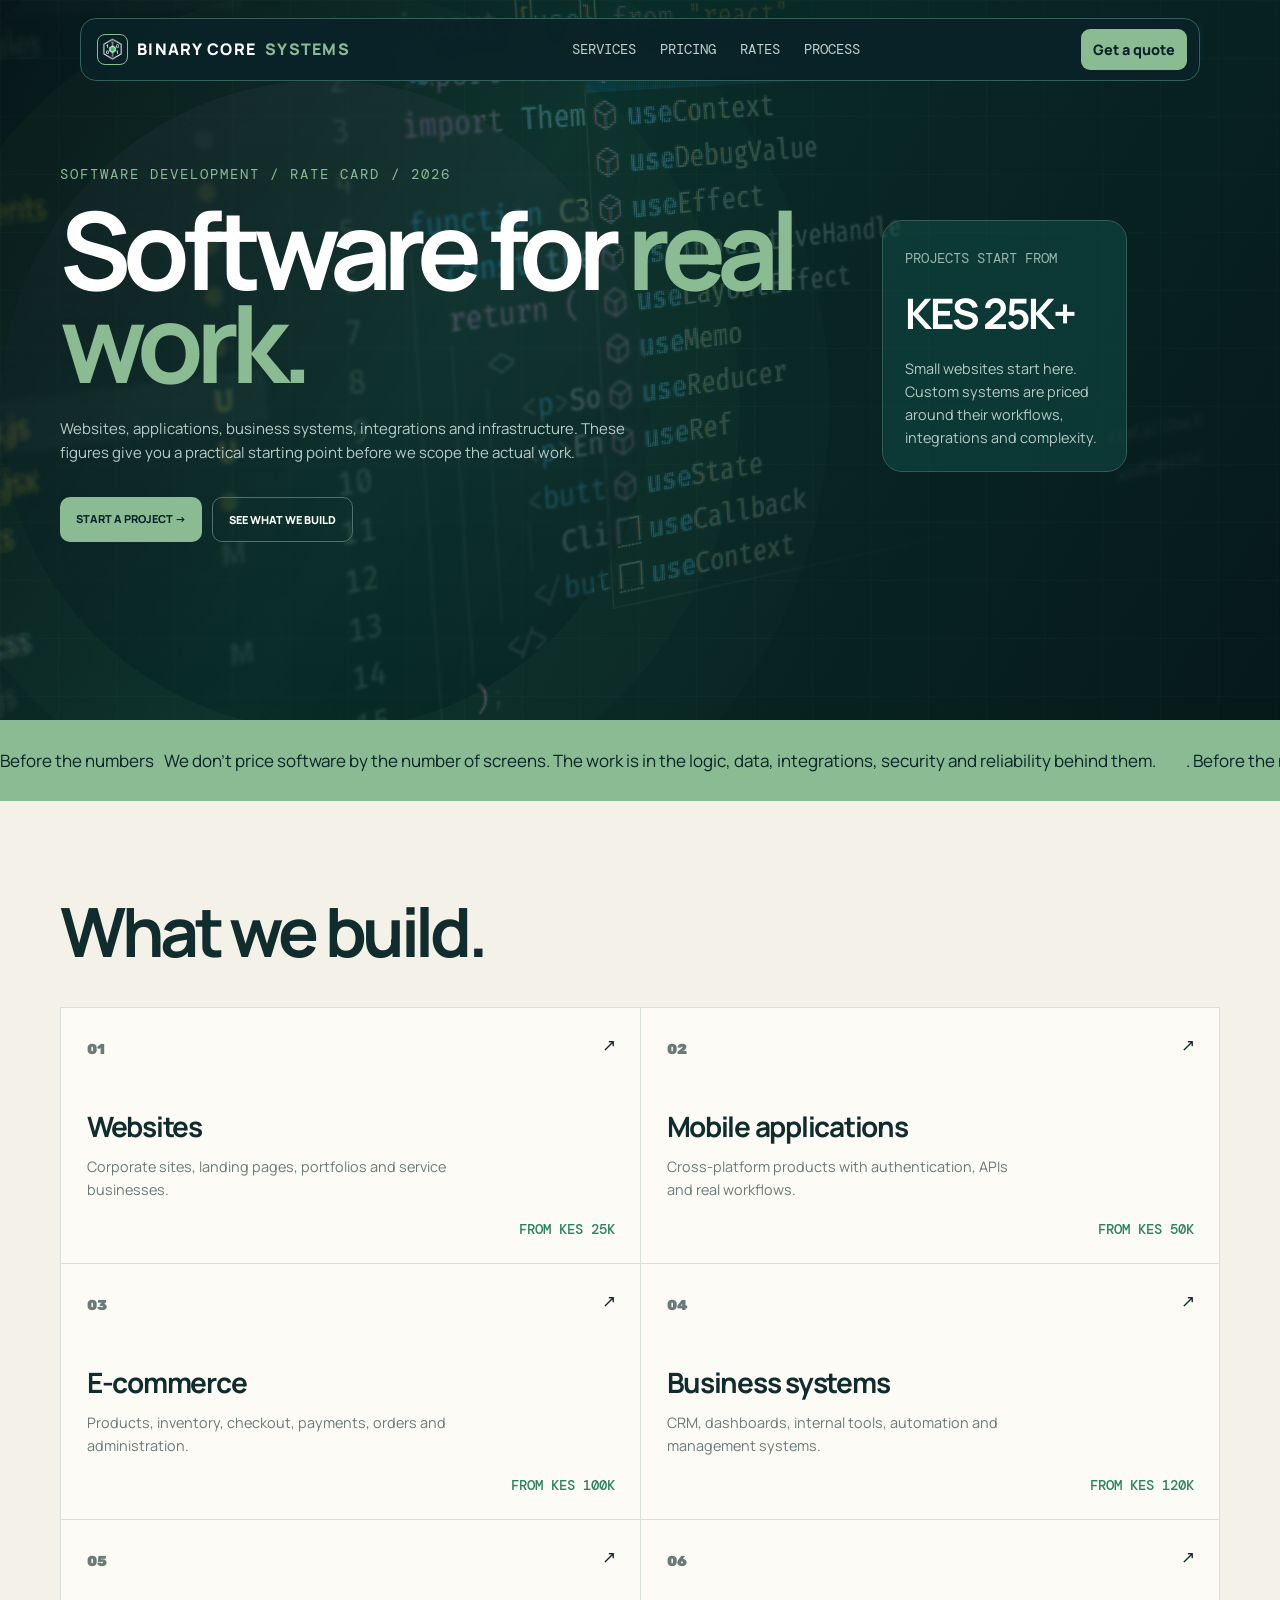
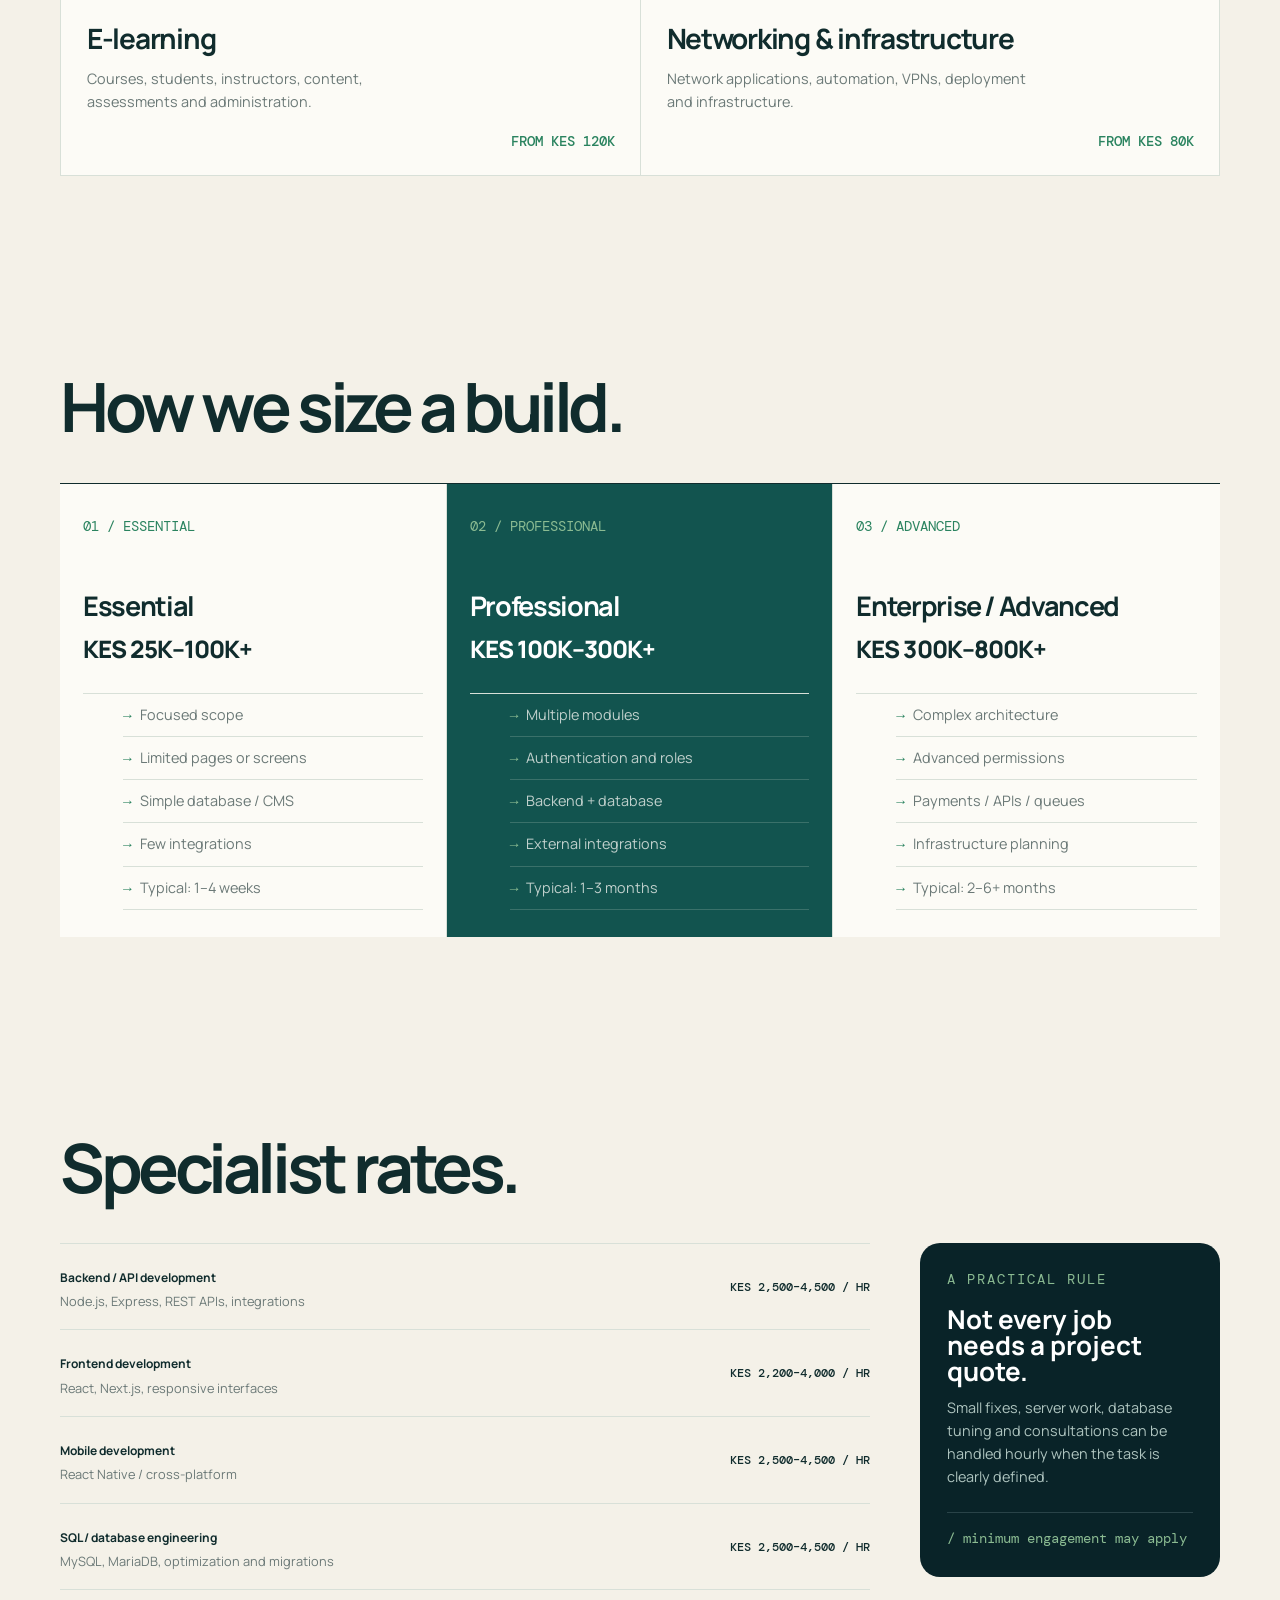
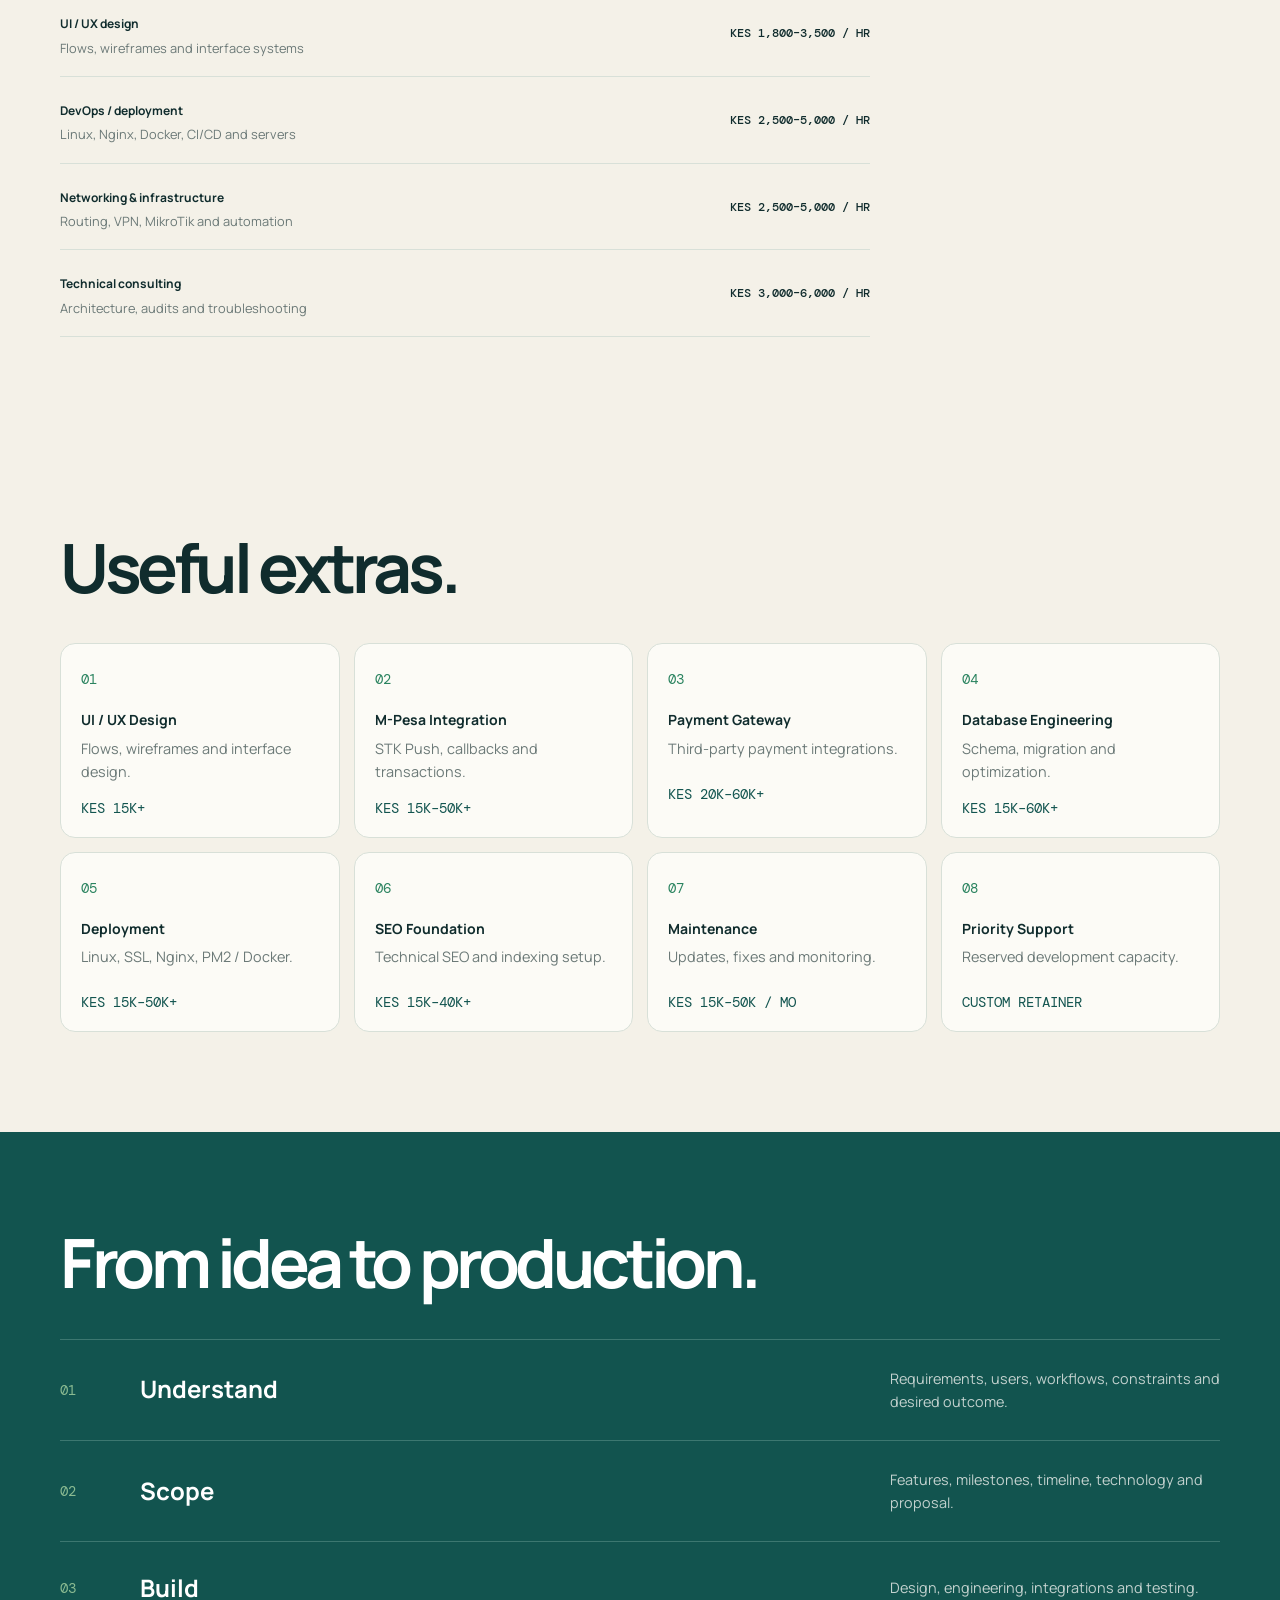
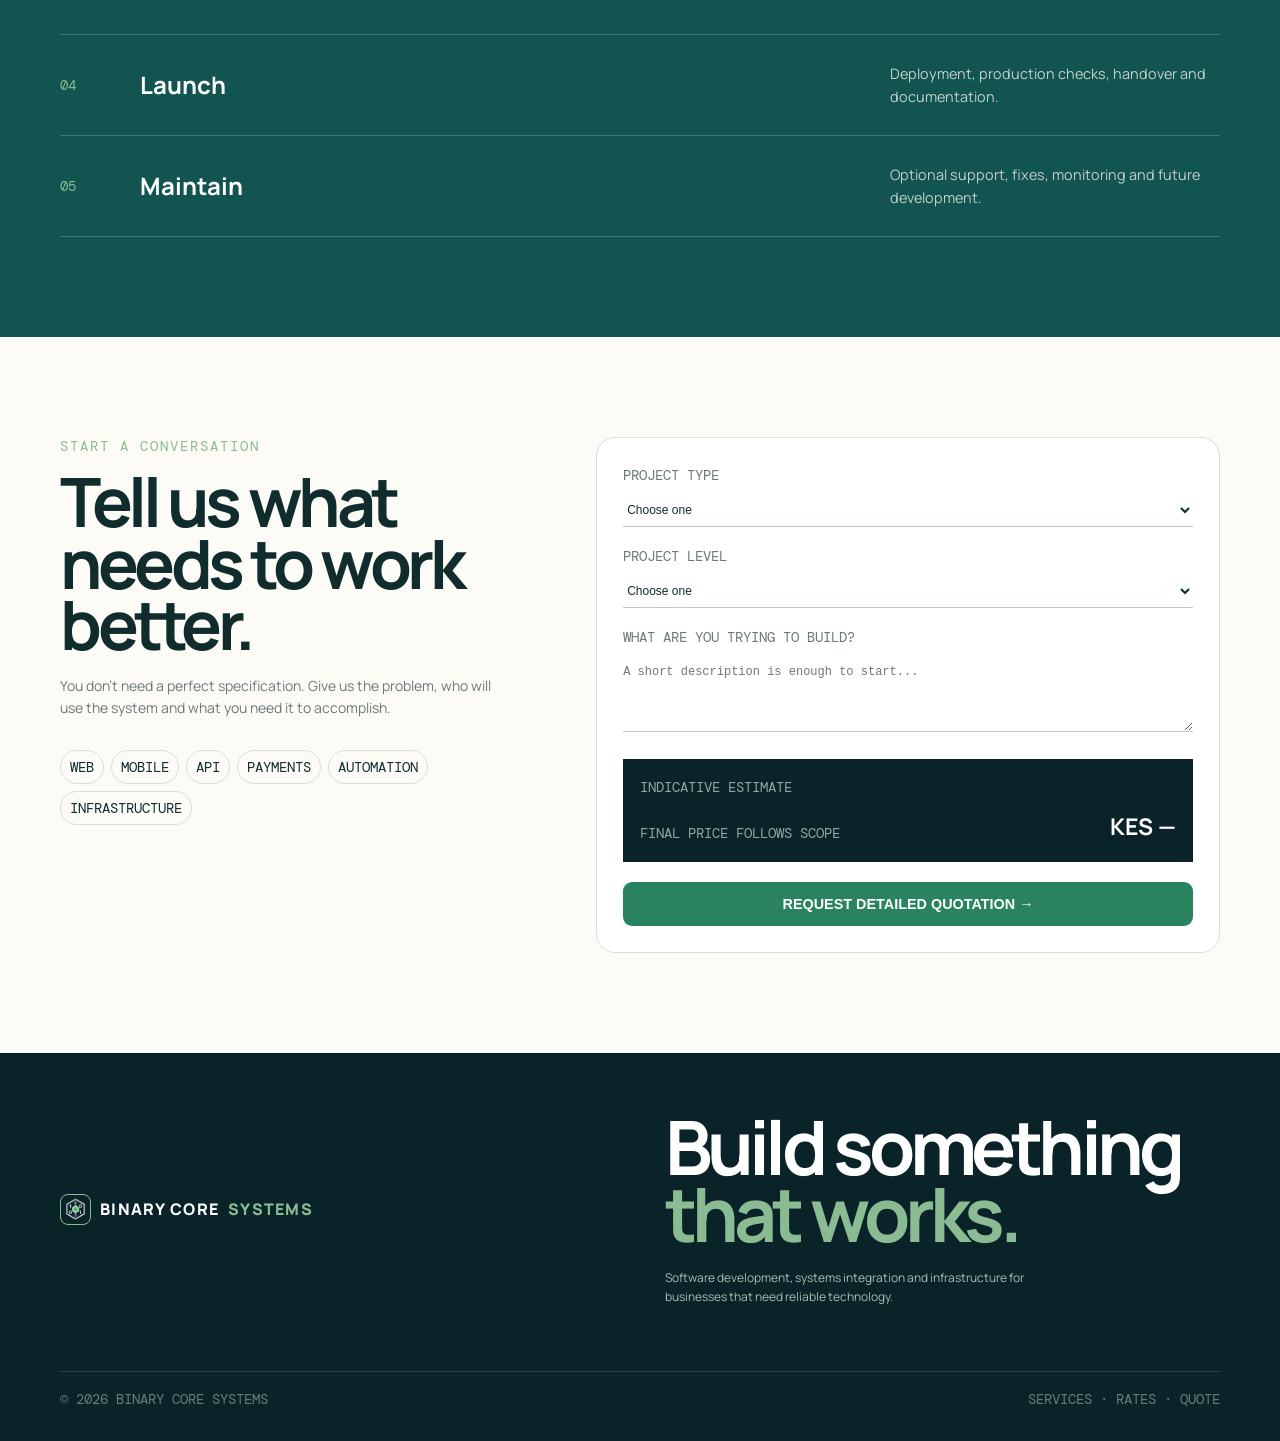
<file: index.html>
<!doctype html>
<html lang="en">
  <head>
    <meta charset="utf-8" />
    <meta name="viewport" content="width=device-width,initial-scale=1" />
    <title>Binary Core Systems — Rate Card</title>
    <link rel="preconnect" href="https://fonts.googleapis.com" />
    <link rel="preconnect" href="https://fonts.gstatic.com" crossorigin />
    <link rel="stylesheet" href="style.css" />
    <link
      href="https://fonts.googleapis.com/css2?family=DM+Mono:wght@400;500&family=Manrope:wght@400;600;700;800&display=swap&family=Rubik:ital,wght@0,300..900;1,300..900&display=swap"
      rel="stylesheet"
    />
   
  </head>
  <body>
    <nav class="nav">
      <a class="brand" href="#"
        ><span class="mark"><img src="./icon.png" alt=""></span>BINARY CORE <span class="brand-name">SYSTEMS</span></a
      >
      <div class="links">
        <a href="#services">Services</a><a href="#pricing">Pricing</a
        ><a href="#rates">Rates</a><a href="#process">Process</a>
      </div>
      <a class="navbtn" href="#quote">Get a quote</a>
    </nav>
    <div class="hero">
      <div class="wrap">
        <div class="eyebrow">Software development / rate card / 2026</div>
        <h1>Software for <span>real work.</span></h1>
        <p>
          Websites, applications, business systems, integrations and
          infrastructure. These figures give you a practical starting point
          before we scope the actual work.
        </p>
        <div class="actions">
          <a class="btn primary" href="#quote">Start a project →</a
          ><a class="btn outline" href="#services">See what we build</a>
        </div>
        <aside class="hero-info">
          <small>PROJECTS START FROM</small><strong>KES 25K+</strong>
          <p>
            Small websites start here. Custom systems are priced around their
            workflows, integrations and complexity.
          </p>
        </aside>
      </div>
      <!-- <div class="wrap bottomline">
        01 — STARTING RATES / FINAL QUOTE FOLLOWS SCOPE
      </div> -->
    </div>
    <div class="band">
      <div class="band-marquee">
        <div class="band-track">
          <div class="band-group">
            <div class="band-item">
              <label>Before the numbers</label>
              <p>
                We don't price software by the number of screens. The work is in
                the logic, data, integrations, security and reliability behind
                them.
              </p>
            </div>
            <div class="band-item">
              <p>. Before the numbers .</p>
              <p>
                We don't price software by the number of screens. The work is in
                the logic, data, integrations, security and reliability behind
                them.
              </p>
            </div>
          </div>
          <div class="band-group" aria-hidden="true">
            <div class="band-item">
              <p>. Before the numbers .</p>
              <p>
                We don't price software by the number of screens. The work is in
                the logic, data, integrations, security and reliability behind
                them.
              </p>
            </div>
            <div class="band-item">
              <label>Before the numbers</label>
              <p>
                We don't price software by the number of screens. The work is in
                the logic, data, integrations, security and reliability behind
                them.
              </p>
            </div>
          </div>
        </div>
      </div>
    </div>
    <section id="services">
      <div class="wrap">
        <div class="head reveal">
          <!-- <div class="num">01 / 05</div> -->
          <h2>What we build.</h2>
          <!-- <p class="note">
            The original service categories, restructured into a more editorial
            rate card.
          </p> -->
        </div>
        <div class="services reveal">
          <a class="service" href="#quote"
            ><span class="sn">01</span><i>↗</i>
            <h3>Websites</h3>
            <p>
              Corporate sites, landing pages, portfolios and service businesses.
            </p>
            <b>FROM KES 25K</b></a
          >
          <a class="service" href="#quote"
            ><span class="sn">02</span><i>↗</i>
            <h3>Mobile applications</h3>
            <p>
              Cross-platform products with authentication, APIs and real
              workflows.
            </p>
            <b>FROM KES 50K</b></a
          >
          <a class="service" href="#quote"
            ><span class="sn">03</span><i>↗</i>
            <h3>E-commerce</h3>
            <p>
              Products, inventory, checkout, payments, orders and
              administration.
            </p>
            <b>FROM KES 100K</b></a
          >
          <a class="service" href="#quote"
            ><span class="sn">04</span><i>↗</i>
            <h3>Business systems</h3>
            <p>
              CRM, dashboards, internal tools, automation and management
              systems.
            </p>
            <b>FROM KES 120K</b></a
          >
          <a class="service" href="#quote"
            ><span class="sn">05</span><i>↗</i>
            <h3>E-learning</h3>
            <p>
              Courses, students, instructors, content, assessments and
              administration.
            </p>
            <b>FROM KES 120K</b></a
          >
          <a class="service" href="#quote"
            ><span class="sn">06</span><i>↗</i>
            <h3>Networking & infrastructure</h3>
            <p>
              Network applications, automation, VPNs, deployment and
              infrastructure.
            </p>
            <b>FROM KES 80K</b></a
          >
        </div>
      </div>
    </section>
    <section id="pricing">
      <div class="wrap">
        <div class="head reveal">
          <!-- <div class="num">02 / 05</div> -->
          <h2>How we size a build.</h2>
          <!-- <p class="note">
            Three planning bands make it easier to discuss budget before every
            detail is known.
          </p> -->
        </div>
        <div class="prices reveal">
          <article class="price">
            <span class="tag">01 / ESSENTIAL</span>
            <h3>Essential</h3>
            <div class="amount">KES 25K–100K+</div>
            <ul>
              <li>Focused scope</li>
              <li>Limited pages or screens</li>
              <li>Simple database / CMS</li>
              <li>Few integrations</li>
              <li>Typical: 1–4 weeks</li>
            </ul>
          </article>
          <article class="price">
            <span class="tag">02 / PROFESSIONAL</span>
            <h3>Professional</h3>
            <div class="amount">KES 100K–300K+</div>
            <ul>
              <li>Multiple modules</li>
              <li>Authentication and roles</li>
              <li>Backend + database</li>
              <li>External integrations</li>
              <li>Typical: 1–3 months</li>
            </ul>
          </article>
          <article class="price">
            <span class="tag">03 / ADVANCED</span>
            <h3>Enterprise / Advanced</h3>
            <div class="amount">KES 300K–800K+</div>
            <ul>
              <li>Complex architecture</li>
              <li>Advanced permissions</li>
              <li>Payments / APIs / queues</li>
              <li>Infrastructure planning</li>
              <li>Typical: 2–6+ months</li>
            </ul>
          </article>
        </div>
      </div>
    </section>
    <section id="rates">
      <div class="wrap">
        <div class="head reveal">
          <!-- <div class="num">03 / 05</div> -->
          <h2>Specialist rates.</h2>
          <!-- <p class="note">
            Hourly billing is best for maintenance, debugging, consulting and
            isolated technical work.
          </p> -->
        </div>
        <div class="rates reveal">
          <div>
            <div class="rate">
              <div>
                <strong>Backend / API development</strong
                ><span>Node.js, Express, REST APIs, integrations</span>
              </div>
              <b>KES 2,500–4,500 / HR</b>
            </div>
            <div class="rate">
              <div>
                <strong>Frontend development</strong
                ><span>React, Next.js, responsive interfaces</span>
              </div>
              <b>KES 2,200–4,000 / HR</b>
            </div>
            <div class="rate">
              <div>
                <strong>Mobile development</strong
                ><span>React Native / cross-platform</span>
              </div>
              <b>KES 2,500–4,500 / HR</b>
            </div>
            <div class="rate">
              <div>
                <strong>SQL / database engineering</strong
                ><span>MySQL, MariaDB, optimization and migrations</span>
              </div>
              <b>KES 2,500–4,500 / HR</b>
            </div>
            <div class="rate">
              <div>
                <strong>UI / UX design</strong
                ><span>Flows, wireframes and interface systems</span>
              </div>
              <b>KES 1,800–3,500 / HR</b>
            </div>
            <div class="rate">
              <div>
                <strong>DevOps / deployment</strong
                ><span>Linux, Nginx, Docker, CI/CD and servers</span>
              </div>
              <b>KES 2,500–5,000 / HR</b>
            </div>
            <div class="rate">
              <div>
                <strong>Networking & infrastructure</strong
                ><span>Routing, VPN, MikroTik and automation</span>
              </div>
              <b>KES 2,500–5,000 / HR</b>
            </div>
            <div class="rate">
              <div>
                <strong>Technical consulting</strong
                ><span>Architecture, audits and troubleshooting</span>
              </div>
              <b>KES 3,000–6,000 / HR</b>
            </div>
          </div>
          <aside class="aside">
            <div class="eyebrow">A practical rule</div>
            <h3>Not every job needs a project quote.</h3>
            <p>
              Small fixes, server work, database tuning and consultations can be
              handled hourly when the task is clearly defined.
            </p>
            <small>/ minimum engagement may apply</small>
          </aside>
        </div>
      </div>
    </section>
    <section>
      <div class="wrap">
        <div class="head reveal">
          <!-- <div class="num">04 / 05</div> -->
          <h2>Useful extras.</h2>
          <!-- <p class="note">
            Optional services that can sit alongside the main development work.
          </p> -->
        </div>
        <div class="addons reveal">
          <div class="addon">
            <em>01</em>
            <h3>UI / UX Design</h3>
            <p>Flows, wireframes and interface design.</p>
            <b>KES 15K+</b>
          </div>
          <div class="addon">
            <em>02</em>
            <h3>M-Pesa Integration</h3>
            <p>STK Push, callbacks and transactions.</p>
            <b>KES 15K–50K+</b>
          </div>
          <div class="addon">
            <em>03</em>
            <h3>Payment Gateway</h3>
            <p>Third-party payment integrations.</p>
            <b>KES 20K–60K+</b>
          </div>
          <div class="addon">
            <em>04</em>
            <h3>Database Engineering</h3>
            <p>Schema, migration and optimization.</p>
            <b>KES 15K–60K+</b>
          </div>
          <div class="addon">
            <em>05</em>
            <h3>Deployment</h3>
            <p>Linux, SSL, Nginx, PM2 / Docker.</p>
            <b>KES 15K–50K+</b>
          </div>
          <div class="addon">
            <em>06</em>
            <h3>SEO Foundation</h3>
            <p>Technical SEO and indexing setup.</p>
            <b>KES 15K–40K+</b>
          </div>
          <div class="addon">
            <em>07</em>
            <h3>Maintenance</h3>
            <p>Updates, fixes and monitoring.</p>
            <b>KES 15K–50K / MO</b>
          </div>
          <div class="addon">
            <em>08</em>
            <h3>Priority Support</h3>
            <p>Reserved development capacity.</p>
            <b>CUSTOM RETAINER</b>
          </div>
        </div>
      </div>
    </section>
    <section class="process" id="process">
      <div class="wrap">
        <div class="head reveal">
          <!-- <div class="num">05 / 05</div> -->
          <h2>From idea to production.</h2>
          <!-- <p class="note">
            The rate is only one part of the engagement. This is how the work
            moves.
          </p> -->
        </div>
        <div class="steps reveal">
          <div class="step">
            <div class="n">01</div>
            <h3>Understand</h3>
            <p>
              Requirements, users, workflows, constraints and desired outcome.
            </p>
          </div>
          <div class="step">
            <div class="n">02</div>
            <h3>Scope</h3>
            <p>Features, milestones, timeline, technology and proposal.</p>
          </div>
          <div class="step">
            <div class="n">03</div>
            <h3>Build</h3>
            <p>Design, engineering, integrations and testing.</p>
          </div>
          <div class="step">
            <div class="n">04</div>
            <h3>Launch</h3>
            <p>Deployment, production checks, handover and documentation.</p>
          </div>
          <div class="step">
            <div class="n">05</div>
            <h3>Maintain</h3>
            <p>Optional support, fixes, monitoring and future development.</p>
          </div>
        </div>
      </div>
    </section>
    <section class="quote" id="quote">
      <div class="wrap quotegrid">
        <div class="reveal">
          <div class="eyebrow">Start a conversation</div>
          <h2>Tell us what needs to work better.</h2>
          <div class="quote-copy">
            <p>
              You don't need a perfect specification. Give us the problem, who
              will use the system and what you need it to accomplish.
            </p>
          </div>
          <div class="chips">
            <span>WEB</span><span>MOBILE</span><span>API</span
            ><span>PAYMENTS</span><span>AUTOMATION</span
            ><span>INFRASTRUCTURE</span>
          </div>
        </div>
        <form class="reveal" id="form">
          <div class="field">
            <label>Project type</label
            ><select id="type" required>
              <option value="">Choose one</option>
              <option value="website">Website</option>
              <option value="mobile">Mobile application</option>
              <option value="ecommerce">E-commerce</option>
              <option value="business">Business system</option>
              <option value="elearning">E-learning</option>
              <option value="networking">Networking / infrastructure</option>
              <option value="custom">Custom software</option>
            </select>
          </div>
          <div class="field">
            <label>Project level</label
            ><select id="level" required>
              <option value="">Choose one</option>
              <option value="essential">Essential</option>
              <option value="professional">Professional</option>
              <option value="advanced">Enterprise / Advanced</option>
            </select>
          </div>
          <div class="field">
            <label>What are you trying to build?</label
            ><textarea
              placeholder="A short description is enough to start..."
            ></textarea>
          </div>
          <div class="total">
            <span>INDICATIVE ESTIMATE<br /><br />FINAL PRICE FOLLOWS SCOPE</span
            ><strong id="estimate">KES —</strong>
          </div>
          <button class="submit">Request detailed quotation →</button>
        </form>
      </div>
    </section>
    <footer>
      <div class="wrap">
        <div class="foot">
          <div class="brand">
            <span class="mark"><img src="/icon.png" alt=""></span>BINARY CORE <span class="brand-name">SYSTEMS</span>
          </div>
          <div>
            <h2>Build something<br /><span>that works.</span></h2>
            <p>
              Software development, systems integration and infrastructure for
              businesses that need reliable technology.
            </p>
          </div>
        </div>
        <div class="copy">
          <span>© 2026 BINARY CORE SYSTEMS</span>
          <div>SERVICES · RATES · QUOTE</div>
        </div>
      </div>
    </footer>
    <div class="toast" id="toast">
      <strong>Request captured.</strong
      ><span>Connect this form to your existing API/email endpoint.</span>
    </div>
    <script>
      const prices = {
        website: { essential: 25000, professional: 55000, advanced: 100000 },
        mobile: { essential: 50000, professional: 120000, advanced: 300000 },
        ecommerce: {
          essential: 100000,
          professional: 200000,
          advanced: 450000,
        },
        business: { essential: 120000, professional: 220000, advanced: 400000 },
        elearning: {
          essential: 120000,
          professional: 250000,
          advanced: 500000,
        },
        networking: {
          essential: 80000,
          professional: 180000,
          advanced: 400000,
        },
        custom: { essential: 100000, professional: 250000, advanced: 500000 },
      };
      const t = document.querySelector("#type"),
        l = document.querySelector("#level"),
        e = document.querySelector("#estimate");
      function calc() {
        e.textContent =
          t.value && l.value
            ? "KES " + prices[t.value][l.value].toLocaleString("en-KE")
            : "KES —";
      }
      [t, l].forEach((x) => x.addEventListener("change", calc));
      const io = new IntersectionObserver(
        (es) =>
          es.forEach((x) => {
            if (x.isIntersecting) {
              x.target.classList.add("show");
              io.unobserve(x.target);
            }
          }),
        { threshold: 0.1 },
      );
      document.querySelectorAll(".reveal").forEach((x) => io.observe(x));
      document.querySelector("#form").addEventListener("submit", (x) => {
        x.preventDefault();
        document.querySelector("#toast").classList.add("show");
        setTimeout(
          () => document.querySelector("#toast").classList.remove("show"),
          4000,
        );
      });
    </script>
  </body>
</html>
</file>
<file: style.css>
:root {
  --d: #092328;
  --t: #12544f;
  --g: #2a835f;
  --s: #8bbb92;
  --bg: #f4f1e8;
  --paper: #fcfbf6;
  --ink: #102c2d;
  --muted: #6b7977;
  --line: #d8e0d8;
  --m: "DM Mono", monospace;
  --f: "Manrope", sans-serif;
  --fb : "Rubik", sans-serif;
}
* {
  box-sizing: border-box;
  margin: 0;
}
html {
  scroll-behavior: smooth;
}
body {
  background: var(--bg);
  color: var(--ink);
  font-family: var(--f);
  font-size: 17px;
  line-height: 1.6;
}
a {
  text-decoration: none;
  color: inherit;
}
.wrap {
  width: min(1160px, calc(100% - 36px));
  margin: auto;
}
.mono {
  font-family: var(--m);
}
.nav {
  position: fixed;
  z-index: 20;
  top: 18px;
  left: 50%;
  transform: translateX(-50%);
  width: min(1120px, calc(100% - 24px));
  background: rgba(9, 35, 40, 0.94);
  color: #fff;
  border: 1px solid #35605b;
  border-radius: 16px;
  padding: 10px 12px 10px 16px;
  display: flex;
  align-items: center;
  justify-content: space-between;
  backdrop-filter: blur(12px);
}
.brand {
  font-size: 1rem;
  font-weight: 800;
  letter-spacing: 0.08em;
  display: flex;
  align-items: center;
  gap: 9px;
}
.brand-name {
  /* font-size: 0.9rem; */
  /* font-family: var(--m); */
  color: var(--s);
}
.mark {
  width: 31px;
  height: 31px;
  border: 1px solid var(--s);
  border-radius: 8px;
  display: grid;
  place-items: center;
  color: var(--s);
  font-size: 0.9rem;
  font-family: var(--m);
}
.mark img {
  width: 100%;
  height: 100%;
  object-fit: cover;
}
.links {
  display: flex;
  gap: 24px;
  font-size: 0.9rem;
  font-family: var(--m);
  text-transform: uppercase;
  color: #bfd0cc;
}
.links a:hover {
  color: var(--s);
}
.navbtn {
  background: var(--s);
  color: var(--d);
  padding: 9px 12px;
  border-radius: 9px;
  font-size: 0.9rem;
  font-weight: 800;
}
.hero {
  background:
    linear-gradient(120deg, rgba(5, 21, 24, 0.9) 0%, rgba(12, 61, 55, 0.72) 38%, rgba(7, 28, 31, 0.88) 100%),
    url("./bg.jpg") center/cover no-repeat;
  color: #fff;
  min-height: 720px;
  padding: 165px 0 70px;
  position: relative;
  overflow: hidden;
  isolation: isolate;
}
.hero:before {
  content: "";
  position: absolute;
  inset: 0;
  background:
    linear-gradient(rgba(139, 187, 146, 0.22) 1px, transparent 1px),
    linear-gradient(90deg, rgba(139, 187, 146, 0.22) 1px, transparent 1px);
  background-size: 58px 58px;
  opacity: 0.12;
  z-index: 0;
}
.hero:after {
  content: "";
  position: absolute;
  inset: 0;
  background: linear-gradient(180deg, rgba(255, 255, 255, 0.06), rgba(255, 255, 255, 0));
  backdrop-filter: blur(1px);
  z-index: 1;
  pointer-events: none;
}
.hero:after {
  content: "";
  position: absolute;
  width: 650px;
  height: 650px;
  /* border: 1px solid #31504d; */
  border-radius: 50%;
  right: -280px;
  top: 80px;
  box-shadow:
    0 0 0 90px rgba(139, 187, 146, 0.025),
    0 0 0 180px rgba(139, 187, 146, 0.018);
}
.hero .wrap {
  position: relative;
  z-index: 2;
}
.eyebrow {
  font: 0.9rem var(--m);
  letter-spacing: 0.14em;
  text-transform: uppercase;
  color: var(--s);
}
h1 {
  font-size: clamp(58px, 9vw, 108px);
  line-height: 0.86;
  letter-spacing: -0.075em;
  max-width: 850px;
  margin: 20px 0 28px;
}
h1 span {
  color: var(--s);
}
.hero p {
  max-width: 590px;
  color: #b7cbc6;
  font-size: 15px;
}
.actions {
  display: flex;
  gap: 10px;
  margin-top: 32px;
  flex-wrap: wrap;
}
.btn {
  padding: 13px 16px;
  border-radius: 10px;
  font-size: 11px;
  font-weight: 800;
  text-transform: uppercase;
}
.primary {
  background: var(--s);
  color: var(--d);
}
.outline {
  border: 1px solid #52706c;
  color: #fff;
}
.hero-info {
  position: absolute;
  right: 8%;
  bottom: 70px;
  border: 1px solid #355b56;
  background: rgba(18, 84, 79, 0.45);
  padding: 22px;
  width: 245px;
  border-radius: 20px;
}
.hero-info small {
  font-size: 0.9rem;
  font-family: var(--m);
  color: #9bb4ae;
}
.hero-info strong {
  display: block;
  font-size: 42px;
  letter-spacing: -0.06em;
  margin: 10px 0;
}
.hero-info p {
  font-size: 0.9rem;
  color: #b9cbc7;
}
.bottomline {
  position: absolute;
  bottom: 24px;
  left: 0;
  right: 0;
  color: #64807a;
  font-size: 0.9rem;
  font-family: var(--m);
}
.band {
  background: var(--s);
  color: var(--d);
  padding: 0 ;
  overflow: hidden;
}
.band-marquee {
  overflow: hidden;
  white-space: nowrap;
}
.band-track {
  display: flex;
  align-items: center;
  width: max-content;
  padding: 27px 0;
  animation: band-scroll 22s linear infinite;
}
.band-group {
  display: flex;
  align-items: center;
  gap: 30px !important;
  flex-shrink: 0;
  padding-right: 64px;
}
.band-item {
  display: flex;
  align-items: center;
  gap: 10px;
  min-width: max-content;
}
.band .price:nth-child(0) {
  font-size: 0.9rem;
  font-family: var(--m);
  text-transform: uppercase;
}
.band p:nth-child(1) {
  font-size: 17px;
  line-height: 1.25;
  max-width: 760px;
  white-space: nowrap;
}
@keyframes band-scroll {
  from {
    transform: translateX(0);
  }
  to {
    transform: translateX(-50%);
  }
}
section {
  padding: 100px 0;
}
.head {
  display: flex;
  /* grid-template-columns: 65px 1fr 310px; */
  gap: 20px;
  margin-bottom: 45px;
}
.num {
  font: 0.9rem var(--m);
  color: var(--g);
  padding-top: 7px;
  font-weight: 500;
}
h2 {
  font-size: clamp(40px, 5.5vw, 68px);
  width: 100% !important;
  line-height: 0.9;
  letter-spacing: -0.065em;
}
.note {
  font-size: 13px;
  color: var(--muted);
  padding-top: 5px;
}
.services {
  display: grid;
  grid-template-columns: 1fr 1fr;
  border: 1px solid var(--line);
  gap: 1px;
  background: var(--line);
}
.service {
  background: var(--paper);
  min-height: 255px;
  padding: 26px;
  position: relative;
  transition: 0.3s;
  overflow: hidden;
}
.service:hover {
  background: var(--t);
  color: #fff;
}
.service .sn {
  font: 0.9rem var(--fb);
  font-weight: 900;

  color: var(--muted);
}
.service:hover .sn {
  color: var(--s);
}
.service h3 {
  font-size: 28px;
  letter-spacing: -0.045em;
  margin: 42px 0 7px;
}
.service p {
  font-size: 0.9rem;
  color: var(--muted);
  max-width: 360px;
}
.service:hover p {
  color: #bfd0cc;
}
.service b {
  position: absolute;
  bottom: 25px;
  right: 25px;
  font: 0.9rem var(--m);
  font-weight: 500;
  color: var(--g);
}
.service i {
  position: absolute;
  top: 23px;
  right: 24px;
  font-style: normal;
  font-size: 17px;
}
.service:hover i {
  color: var(--s);
  transform: translate(3px, -3px);
}
.prices {
  display: grid;
  grid-template-columns: 1fr 1fr 1fr;
  border-top: 1px solid var(--ink);
}
.price {
  padding: 27px 23px;
  border-right: 1px solid var(--line);
  min-height: 365px;
  background: var(--paper);
}
.price:last-child {
  border: 0;
}
.price:nth-child(2) {
  background: var(--t);
  color: #fff;
}
.tag {
  font-size: 0.9rem;
  font-family: var(--m);
  color: var(--g);
}
.price:nth-child(2) .tag {
  color: var(--s);
}
.price h3 {
  font-size: 27px;
  letter-spacing: -0.05em;
  margin: 46px 0 3px;
}
.amount {
  font-size: 24px;
  font-weight: 800;
  letter-spacing: -0.04em;
}
.price ul {
  list-style: none;
  border-top: 1px solid var(--line);
  margin-top: 25px;
}
.price li {
  font-size: 0.9rem;
  color: var(--muted);
  padding: 9px 0;
  border-bottom: 1px solid var(--line);
}
.price:nth-child(2) li {
  color: #c0d0cc;
  border-color: #3a716a;
}
.price li:before {
  content: "→ ";
  font-family: var(--m);
  color: var(--g);
}
.price:nth-child(2) li:before {
  color: var(--s);
}
.rates {
  display: grid;
  grid-template-columns: 1fr 300px;
  gap: 50px;
}
.rate {
  display: grid;
  grid-template-columns: 1fr 150px;
  padding: 18px 0;
  border-top: 1px solid var(--line);
  align-items: center;
}
.rate:last-child {
  border-bottom: 1px solid var(--line);
}
.rate strong {
  font-size: 12px;
}
.rate span {
  display: block;
  font-size: 0.8rem;
  color: var(--muted);
  margin-top: 2px;
}
.rate b {
  text-align: right;
  font: 0.77rem var(--m);
  font-weight: 500;
}
.aside {
  background: var(--d);
  color: #fff;
  border-radius: 20px;
  padding: 27px;
  height: max-content;
}
.aside h3 {
  font-size: 26px;
  line-height: 1;
  margin: 18px 0 12px;
}
.aside p {
  font-size: 0.9rem;
  color: #aec4bf;
}
.aside small {
  display: block;
  border-top: 1px solid #294348;
  margin-top: 24px;
  padding-top: 14px;
  color: var(--s);
  font-size: 0.9rem;
  font-family: var(--m);
}
.addons {
  display: grid;
  grid-template-columns: repeat(4, 1fr);
  gap: 14px;
}
.addon {
  background: var(--paper);
  border: 1px solid var(--line);
  border-radius: 15px;
  padding: 20px;
  transition: 0.3s;
}
.addon:hover {
  border-color: var(--g);
  transform: translateY(-5px);
}
.addon em {
  font-size: 0.9rem;
  font-family: var(--m);
  color: var(--g);
  font-style: normal;
}
.addon h3 {
  font-size: 14px;
  margin: 18px 0 5px;
}
.addon p {
  font-size: 0.9rem;
  color: var(--muted);
  min-height: 32px;
}
.addon b {
  display: block;
  margin-top: 16px;
  font: 0.9rem var(--m);
  color: var(--t);
}
.process {
  background: var(--t);
  color: #fff;
}
.process .num {
  color: var(--s);
   font-family: "Rubik", sans-serif !
   ;
}
.process .note {
  color: #bfd0cc;
}
.steps {
  border-top: 1px solid #3c7770;
}
.step {
  display: grid;
  grid-template-columns: 60px 1fr 330px;
  gap: 20px;
  padding: 27px 0;
  border-bottom: 1px solid #3c7770;
  align-items: center;
}
.step .n {
  font: 0.9rem var(--m);
  color: var(--s);
}
.step h3 {
  font-size: 24px;
}
.step p {
  font-size: 0.9rem;
  color: #c2d1ce;
}
.quote {
  background: var(--paper);
}
.quotegrid {
  display: grid;
  grid-template-columns: 0.85fr 1.15fr;
  gap: 75px;
}
.quote h2 {
  margin: 16px 0 20px;
}
.quote-copy p {
  font-size: 14px;
  color: var(--muted);
  max-width: 450px;
}
.chips {
  display: flex;
  flex-wrap: wrap;
  gap: 7px;
  margin-top: 30px;
}
.chips span {
  border: 1px solid var(--line);
  border-radius: 99px;
  padding: 7px 9px;
  font: 0.9rem var(--m);
}
form {
  background: #fff;
  border: 1px solid var(--line);
  border-radius: 19px;
  padding: 26px;
}
.field {
  margin-bottom: 18px;
}
.field label {
  display: block;
  font-size: 0.9rem;
  font-family: var(--m);
  text-transform: uppercase;
  color: var(--muted);
  margin-bottom: 7px;
}
.field select,
.field textarea {
  width: 100%;
  border: 0;
  border-bottom: 1px solid #bdcbc7;
  background: transparent;
  padding: 8px 0;
  outline: 0;
  color: var(--ink);
  font-size: 12px;
  border-radius: 0;
}
.field textarea {
  min-height: 75px;
  resize: vertical;
}
.total {
  background: var(--d);
  color: #fff;
  padding: 17px;
  display: flex;
  justify-content: space-between;
  align-items: end;
  margin: 20px 0;
}
.total span {
  font-size: 0.9rem;
  font-family: var(--m);
  color: #8ea8a1;
}
.total strong {
  font-size: 23px;
}
.submit {
  width: 100%;
  border: 0;
  background: var(--g);
  color: #fff;
  padding: 14px;
  border-radius: 9px;
  font-size: 0.9rem;
  font-weight: 800;
  text-transform: uppercase;
}
footer {
  background: var(--d);
  color: #fff;
  padding: 60px 0 30px;
}
.foot {
  display: grid;
  grid-template-columns: 1fr 1fr;
  gap: 50px;
}
.foot h2 {
  font-size: clamp(42px, 6vw, 75px);
}
.foot h2 span {
  color: var(--s);
}
.foot p {
  font-size: 12px;
  color: #a7beb8;
  max-width: 380px;
  margin-top: 20px;
}
.copy {
  margin-top: 65px;
  padding-top: 16px;
  border-top: 1px solid #294348;
  display: flex;
  justify-content: space-between;
  color: #63807a;
  font-size: 0.9rem;
  font-family: var(--m);
}
.toast {
  position: fixed;
  right: 18px;
  bottom: 18px;
  background: var(--s);
  color: var(--d);
  padding: 15px 17px;
  transform: translateY(120px);
  opacity: 0;
  transition: 0.3s;
  z-index: 50;
}
.toast.show {
  transform: none;
  opacity: 1;
}
.toast strong {
  display: block;
  font-size: 0.9rem;
}
.toast span {
  font-size: 0.9rem;
}
.reveal {
  opacity: 0;
  transform: translateY(25px);
  transition: 0.7s;
}
.reveal.show {
  opacity: 1;
  transform: none;
}
@media (max-width: 850px) {
  .links {
    display: none;
  }
  .hero-info {
    position: relative;
    right: auto;
    bottom: auto;
    margin-top: 45px;
  }
  .hero {
    min-height: 800px;
  }
 
  .note {
    grid-column: 2;
  }
  .prices {
    grid-template-columns: 1fr;
  }
  .price {
    border-right: 0;
    border-bottom: 1px solid var(--line);
    min-height: auto;
  }
  .rates {
    grid-template-columns: 1fr;
  }
  .addons {
    grid-template-columns: 1fr 1fr;
  }
  .step {
    grid-template-columns: 45px 1fr;
  }
  .step p {
    grid-column: 2;
  }
  .quotegrid,
  .foot {
    grid-template-columns: 1fr;
  }
}
@media (max-width: 550px) {
  .wrap {
    width: calc(100% - 28px);
  }
  .nav {
    top: 10px;
  }
  .navbtn {
    font-size: .9rem;
  }
  .hero {
    padding-top: 135px;
  }
  .hero h1 {
    font-size: 55px;
  }
  .band .wrap {
    grid-template-columns: 1fr;
    gap: 8px;
  }
  .band p {
    font-size: 15px;
  }
  section {
    padding: 75px 0;
  }
  .head {
    margin-bottom: 32px;
  }
  .services {
    grid-template-columns: 1fr;
  }
  .service {
    min-height: 225px;
  }
  .service h3 {
    font-size: 25px;
    margin-top: 35px;
  }
  .addons {
    grid-template-columns: 1fr;
  }
  .rate {
    grid-template-columns: 1fr 105px;
  }
  .rate b {
    font-size: 9px;
  }
  .copy {
    display: block;
  }
  .copy div {
    margin-top: 12px;
  }
}
</file>
